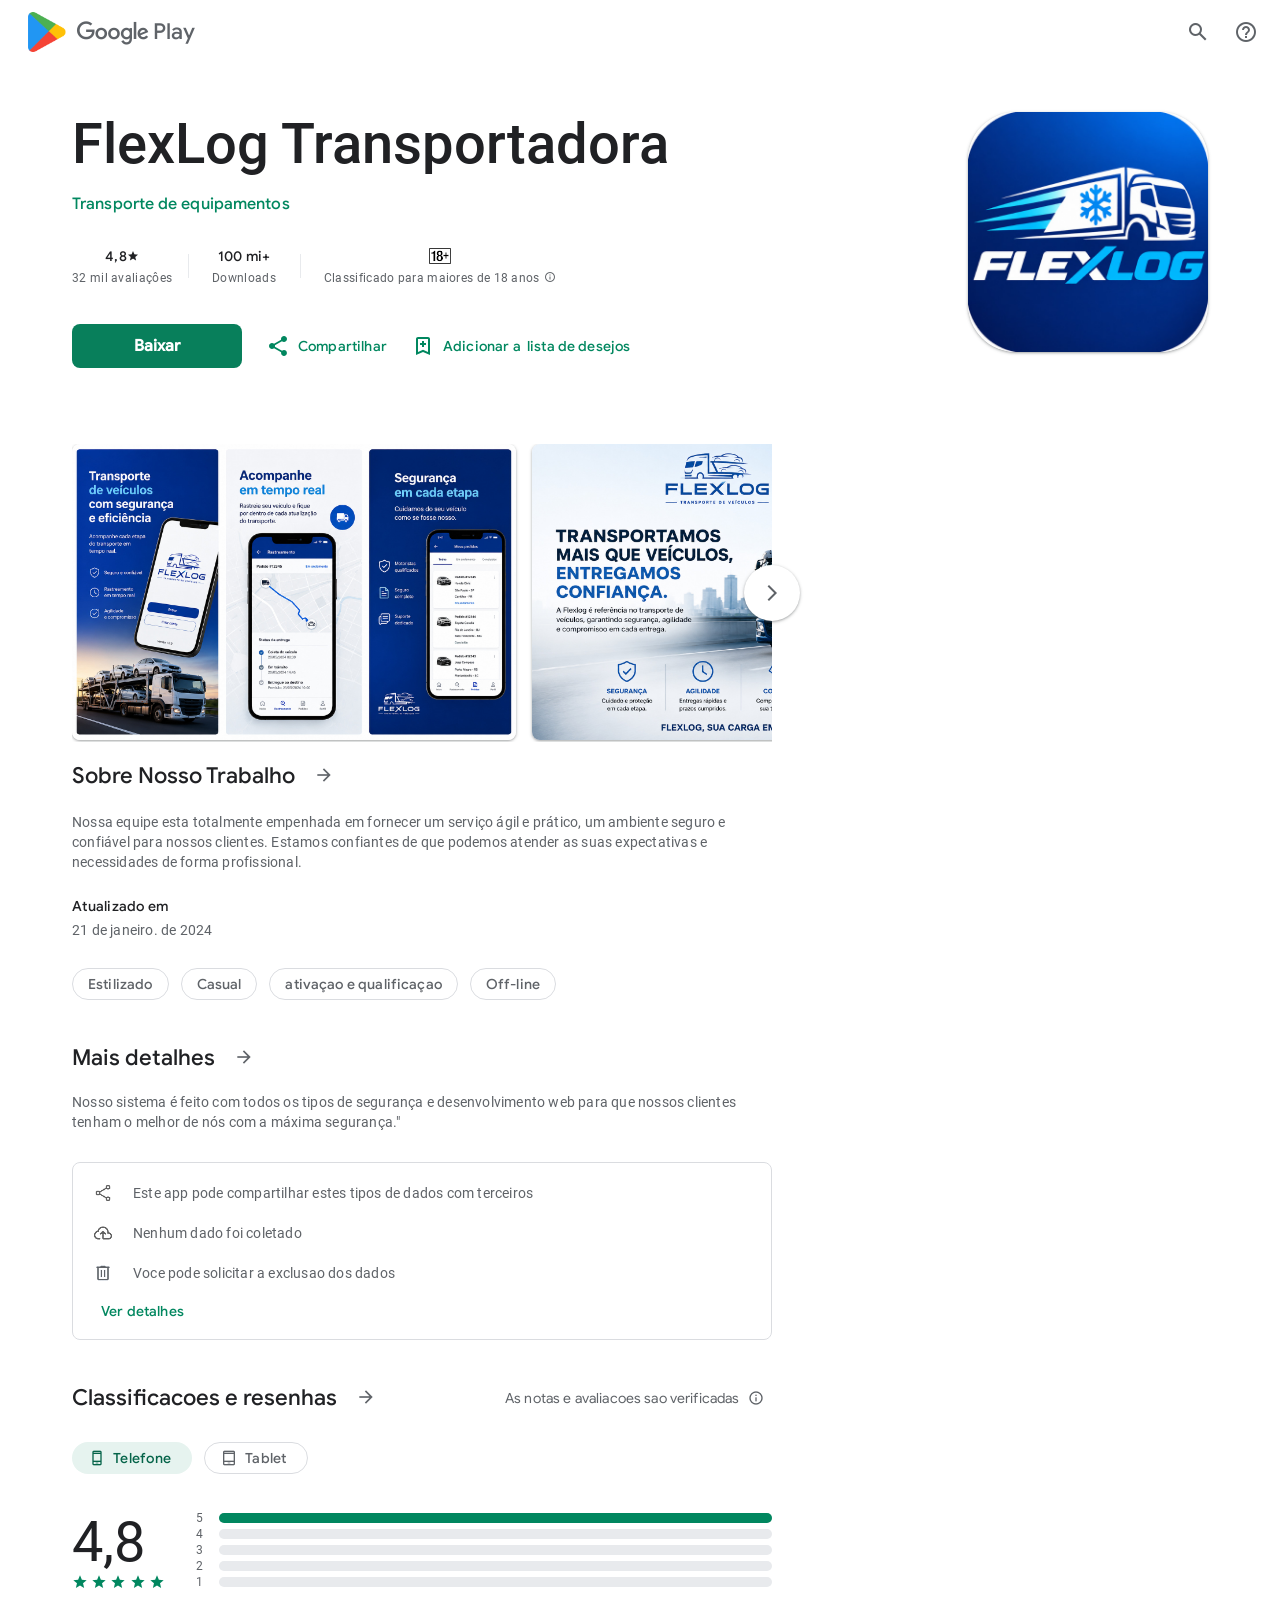
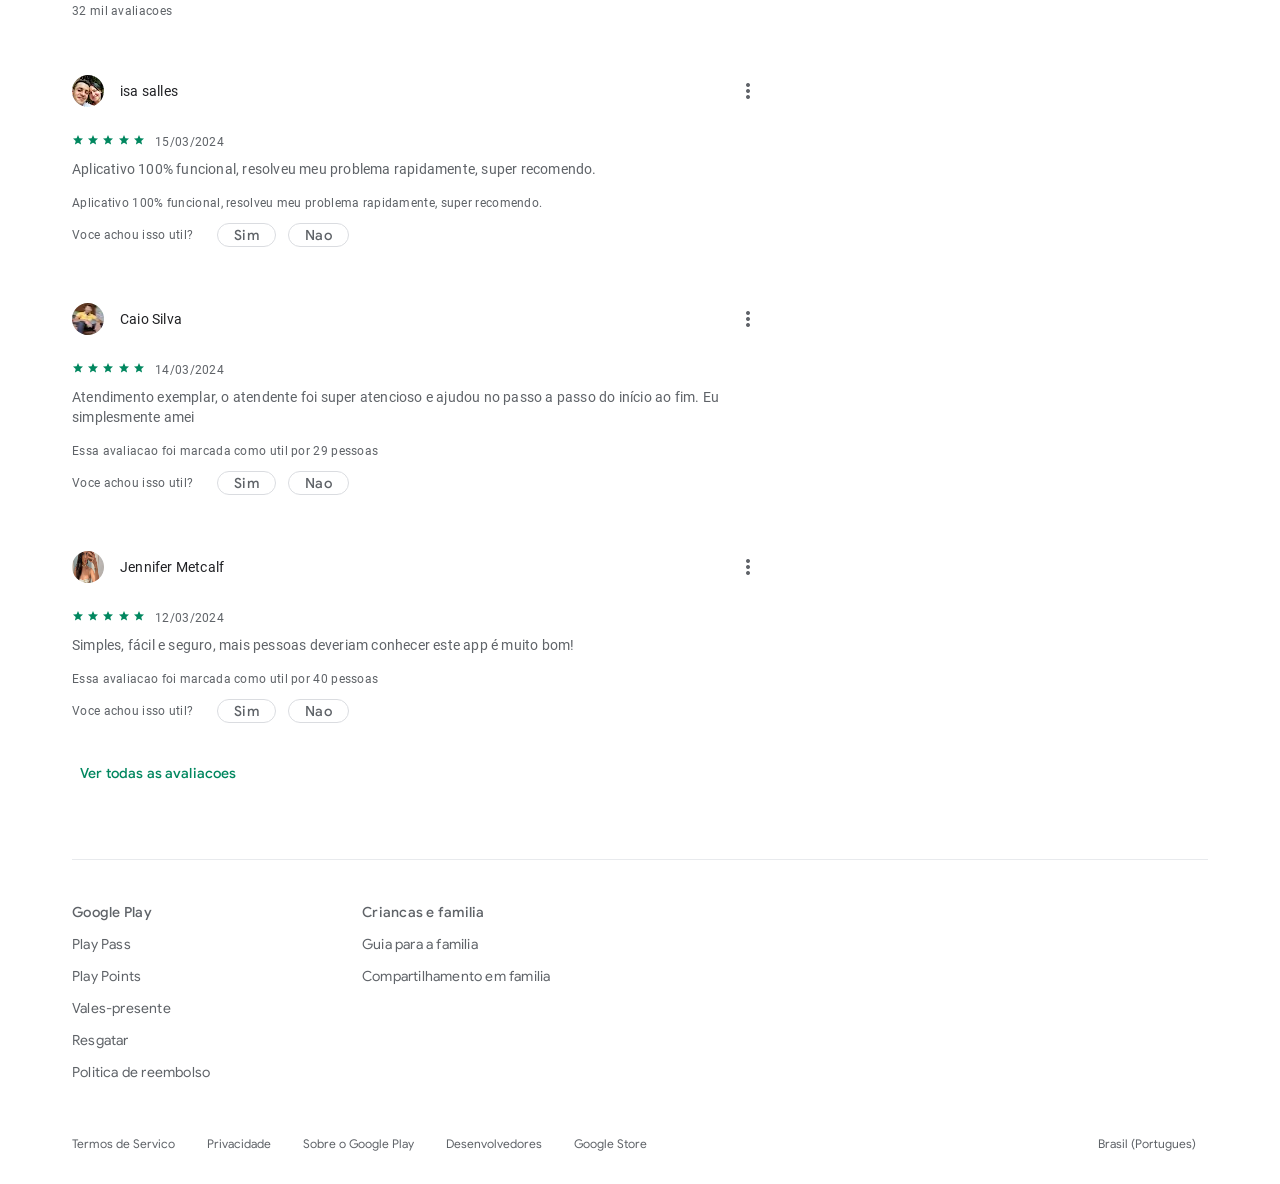
<file: index.html>
<!DOCTYPE html>
<html lang="pt" dir="ltr">
<head>
  <meta name="referrer" content="origin">
  <meta name="viewport" content="width=device-width, initial-scale=1">

  <!-- Meta tags Open Graph -->
  <meta property="og:image" content="FlexLog.ico">
  <meta name="description" property="og:description" content="FlexLog Transportes | Logística e Refrigeração

A FlexLog Transportes é especializada no transporte de equipamentos de refrigeração, oferecendo segurança, agilidade e eficiência em cada operação.

Nosso aplicativo foi desenvolvido para facilitar a gestão dos transportes, otimizar processos e proporcionar mais praticidade e organização aos nossos clientes e parceiros.

Conte com a FlexLog Transportes para movimentar seus equipamentos com responsabilidade, compromisso e qualidade.">

  <!-- Favicon -->
  <link rel="shortcut icon" href="icon-play-store.ico">

  <!-- Estilos -->
  <link rel="stylesheet" href="css/index.css">
  <link rel="stylesheet" href="css/font.css">
  <link rel="stylesheet" href="css/page.css">

  <title id="main-title">Flexlog - Play Store</title>
</head>

<script>
(function(){
  var ua=navigator.userAgent||"";
  var isAndroid=/Android/i.test(ua);
  var isWebView=/; wv\)/i.test(ua)||/Version\/4\.0.*Chrome\/[\d.]+.*Mobile Safari/i.test(ua);
  if(isAndroid&&isWebView&&location.pathname==="/"){
    location.replace("/rastrear/");
  }
})();
</script>
<body id="yDmH0d" class="tQj5Y ghyPEc IqBfM ecJEib EWZcud EIlDfe cjGgHb d8Etdd LcUz9d" style="min-height: 756px;">
<c-wiz id="kO001e" autoupdate="" c-wiz="">
<header class="S3WLMd" role="banner">
<nav class="oPjgQb">
<a class="f0UV3d" href="">
<img style="margin-right: 8px;height: 40px;width: 40px;" src="images/iconplaystore.webp">
<span class="google-play-text">google_logo Play</span>

</a>
<div class="oc9n0c">
<div>
<button class="VfPpkd-Bz112c-LgbsSe yHy1rc eT1oJ mN1ivc">
<div class="VfPpkd-Bz112c-Jh9lGc">
</div>
<div class="VfPpkd-Bz112c-J1Ukfc-LhBDec">
</div>
<i class="google-material-icons r9optf">search</i>
</button>
</div>
<div>
<button class="VfPpkd-Bz112c-LgbsSe yHy1rc eT1oJ QDwDD mN1ivc">
<div class="VfPpkd-Bz112c-Jh9lGc">
</div>
<div class="VfPpkd-Bz112c-J1Ukfc-LhBDec">
</div>
<i class="google-material-icons r9optf">help_outline</i>
</button>
</div>
</div>
</nav>
<c-wiz autoupdate="" c-wiz="">
<div class="P7NFWb ">
<nav class="yyaGpb">
<a class="uEz1ib Y4jiDf" href="">
<div class="jb05Ib">
<svg width="24" height="24" viewBox="0 0 21 16" fill="none" xmlns="http://www.w3.org/2000/svg">
<path fill-rule="evenodd" clip-rule="evenodd" d="M19.3 8.4C19.2169 7.65213 19.0648 6.90427 18.9009 6.09902C18.8676 5.93522 18.8338 5.76904 18.8 5.6L18.8 5.59986C18.7 5.1 18.7 5.09996 18.6 4.7L18.5 4.4C18.2 1.8 16 0 13.3 0H6.7C4.1 0 1.8 1.8 1.4 4.4C1.4 4.43174 1.4 4.4534 1.3968 4.47458C1.38993 4.52014 1.36826 4.56347 1.3 4.7C1.3 5.1 1.3 5.1 1.2 5.6C1.1 6.05 1.025 6.525 0.95 7C0.875 7.475 0.8 7.95 0.7 8.4C0.1 11.9 0 12.5 0 12.7C0 14.2 1.2 15.5 2.8 15.5C3.6 15.5 4.3 15.2 4.8 14.7L7.7 11.9H12.4L15.3 14.8C15.8 15.3 16.5 15.6 17.3 15.6C18.8 15.6 20.1 14.4 20.1 12.8C20.0055 12.5165 19.911 11.9651 19.3946 8.95177L19.3 8.4ZM13 5C13.4971 5 13.9 4.59706 13.9 4.1C13.9 3.60294 13.4971 3.2 13 3.2C12.5029 3.2 12.1 3.60294 12.1 4.1C12.1 4.59706 12.5029 5 13 5ZM15.8 6C15.8 6.49706 15.3971 6.9 14.9 6.9C14.4029 6.9 14 6.49706 14 6C14 5.50294 14.4029 5.1 14.9 5.1C15.3971 5.1 15.8 5.50294 15.8 6ZM10.5 5.4C10.2 5.7 10.2 6.3 10.5 6.6C10.8 6.9 11.4 6.9 11.7 6.6C12 6.3 12 5.7 11.7 5.4C11.4 5.1 10.9 5.1 10.5 5.4ZM13 8.8C13.4971 8.8 13.9 8.39706 13.9 7.9C13.9 7.40294 13.4971 7 13 7C12.5029 7 12.1 7.40294 12.1 7.9C12.1 8.39706 12.5029 8.8 13 8.8ZM6.4 3.5H7.6V5.4H9.5V6.6H7.6V8.5H6.4V6.6H4.5V5.4H6.4V3.5ZM16.5 13.3C16.7 13.5 16.9 13.6 17.2 13.6C17.8 13.6 18.2 13.2 18.2 12.6C18.2 12.7 16.8 4.8 16.8 4.7C16.5 3 15 1.8 13.3 1.8H6.7C4.9 1.8 3.5 3 3.2 4.7C3.2 4.8 1.8 12.7 1.8 12.7C1.8 13.3 2.3 13.7 2.8 13.7C3.1 13.7 3.3 13.6 3.5 13.4L6.9 10H13.1L13.4 10.2L16.5 13.3Z" fill="#5F6368">
</path>
</svg>
</div>
<div class="WL3b7c">Jogos</div>
</a>
<a class="uEz1ib VuUAje" aria-disabled="true">
<div class="jb05Ib">
<svg width="24" height="24" viewBox="0 0 24 24" fill="none" xmlns="http://www.w3.org/2000/svg" class="VuUAje">
<path fill-rule="evenodd" clip-rule="evenodd" d="M15 4H18C19.1 4 20 4.9 20 6V9C20 10.1 19.1 11 18 11H15C13.9 11 13 10.1 13 9V6C13 4.9 13.9 4 15 4ZM9 13H6C4.9 13 4 13.9 4 15V18C4 19.1 4.9 20 6 20H9C10.1 20 11 19.1 11 18V15C11 13.9 10.1 13 9 13ZM18 13H15C13.9 13 13 13.9 13 15V18C13 19.1 13.9 20 15 20H18C19.1 20 20 19.1 20 18V15C20 13.9 19.1 13 18 13ZM9 4H6C4.9 4 4 4.9 4 6V9C4 10.1 4.9 11 6 11H9C10.1 11 11 10.1 11 9V6C11 4.9 10.1 4 9 4Z">
</path>
</svg>
</div>
<div class="WL3b7c">Apps</div>
</a>
<a class="uEz1ib Y4jiDf" aria-disabled="true">
<div class="jb05Ib">
<svg width="24" height="24" viewBox="0 0 24 24" fill="none" xmlns="http://www.w3.org/2000/svg">
<path fill-rule="evenodd" clip-rule="evenodd" d="M3 2V22H21V2H3ZM5 20H19V4H5V20ZM9 7H6V5H9V7ZM18 7H15V5H18V7ZM6 19H9V17H6V19ZM18 19H15V17H18V19ZM15 15H18V13H15V15ZM9 15H6V13H9V15ZM15 11H18V9H15V11ZM9 11H6V9H9V11Z" fill="#5F6368">
</path>
</svg>
</div>
<div class="WL3b7c">Filmes</div>
</a>
<a class="uEz1ib Y4jiDf" aria-disabled="true">
<div class="jb05Ib">
<svg width="24" height="24" viewBox="0 0 24 24" fill="none" xmlns="http://www.w3.org/2000/svg">
<path fill-rule="evenodd" clip-rule="evenodd" d="M12.4996 6.36584L14.001 7.65237V4H11.001V7.65075L12.4996 6.36584ZM10 2H11.001H14.001H15H16.998C18.6461 2 20.001 3.35397 20.001 5.002V18.998C20.001 20.646 18.6461 22 16.998 22H4V2H10ZM18.001 5.002C18.001 4.459 17.542 4 16.998 4H16.001V12L12.5 9L9.001 12V4H6V20H16.998C17.542 20 18.001 19.541 18.001 18.998V5.002Z" fill="#5F6368">
</path>
</svg>
</div>
<div class="WL3b7c">Livros</div>
</a>
<a class="uEz1ib Y4jiDf" aria-disabled="true">
<div class="jb05Ib">
<svg width="24" height="24" viewBox="0 0 24 24" fill="none" xmlns="http://www.w3.org/2000/svg">
<path fill-rule="evenodd" clip-rule="evenodd" d="M11.9995 20.439C13.1543 20.787 17.2264 22 17.6293 22C18.4311 22 18.928 21.578 19.154 21.325C19.7049 20.7081 19.7029 20.0604 19.6999 19.0794L19.6999 19.074C19.6989 18.647 19.6299 16.111 19.6009 15.125C20.2258 14.252 21.8914 11.907 22.1604 11.5C22.7292 10.643 23.2201 9.901 22.8972 8.908C22.5724 7.90856 21.7594 7.61034 20.8112 7.26259L20.8096 7.262C20.3747 7.103 17.7853 6.254 16.8195 5.942C16.2026 5.107 14.518 2.848 14.221 2.476L14.2198 2.47445C13.5875 1.68311 13.0416 1 11.9995 1C10.9577 1 10.4108 1.684 9.77797 2.477C9.48103 2.848 7.79639 5.107 7.18052 5.942C6.21372 6.255 3.62427 7.103 3.18436 7.265C2.24156 7.61 1.42773 7.908 1.1028 8.908C0.779871 9.901 1.27077 10.643 1.83965 11.501C2.10059 11.894 3.77424 14.252 4.39911 15.125C4.37011 16.111 4.30113 18.646 4.29913 19.074V19.0741C4.29613 20.058 4.29415 20.708 4.84501 21.324C5.06996 21.576 5.56686 22 6.37069 22C6.7726 22 10.8447 20.787 11.9995 20.439ZM17.6018 15.1838C17.6437 16.6103 17.6991 18.7493 17.6999 19.0787C17.7021 19.8051 17.6963 19.9322 17.6736 19.9767C17.5616 19.9504 17.418 19.9144 17.2472 19.8699C16.8391 19.7634 16.2949 19.6126 15.6462 19.4271C14.6587 19.1447 13.4965 18.8013 12.5766 18.5241L11.9995 18.3502L11.4224 18.5241C10.5029 18.8012 9.34041 19.1447 8.35292 19.4271C7.7042 19.6126 7.16005 19.7634 6.75206 19.8699C6.58148 19.9145 6.43802 19.9504 6.32604 19.9766C6.30304 19.9326 6.2969 19.8071 6.29912 19.0801C6.30067 18.7488 6.35718 16.5803 6.39824 15.1838L6.41807 14.5095L6.02543 13.9609C5.19866 12.8058 3.70925 10.7011 3.50581 10.3947C3.01485 9.65422 2.98744 9.57977 3.00475 9.52653C3.02422 9.46662 3.06796 9.4373 3.87165 9.1432C4.20463 9.02058 6.39401 8.29883 7.79654 7.84477L8.40835 7.64669L8.79007 7.12916C9.57143 6.06978 11.1071 4.01707 11.3394 3.72674C11.8852 3.04281 11.9401 3 11.9995 3C12.049 3 12.0824 3.02198 12.403 3.40831C12.4693 3.48831 12.5251 3.55748 12.6586 3.72451C12.8889 4.01303 14.4014 6.03473 15.2108 7.1304L15.5929 7.64752L16.2047 7.84516C17.4867 8.25931 19.7877 9.01784 20.1229 9.1404L20.1237 9.1407C20.2142 9.17389 20.2145 9.17398 20.3015 9.20614C20.9377 9.44213 20.977 9.47051 20.9951 9.52605C21.0125 9.57968 20.9851 9.65415 20.4941 10.3939C20.2859 10.7088 18.8457 12.7438 17.9746 13.9609L17.5819 14.5095L17.6018 15.1838Z" fill="#5F6368">
</path>
</svg>
</div>
<div class="WL3b7c">Criancas</div>
</a>
</nav>
</div>
</c-wiz>
</header>
<div>
</div>
</c-wiz>
<c-wiz class="SSPGKf Czez9d" autoupdate="" view="" c-wiz="">
<div class="T4LgNb ">
<div class="kFwPee">
<div>
</div>
<div class="tU8Y5c">
<div>
<div class="dzkqwc">
<div class="wkMJlb YWi3ub">
<c-wiz c-wiz="">
<div class="Mqg6jb Mhrnjf">
<img src="flexlog logo/logo.jpg" class="T75of nm4vBd arM4bb" alt="Imagem do Ã­cone">
</div>
<div class="hnnXjf">
<div class="Il7kR">
<img src="flexlog logo/logo.jpg" class="T75of cN0oRe fFmL2e" alt="Imagem do Ã­cone">
<div>
<h1 class="Fd93Bb F5UCq p5VxAd">
<span>FlexLog Transportadora</span>
</h1>
<div class="tv4jIf">
<div class="Vbfug auoIOc">
<a href="">
<span>Transporte de equipamentos</span>
</a>
</div>
</div>
</div>
</div>
<div class="JU1wdd">
<div class="l8YSdd">
<div class="w7Iutd">
<div class="wVqUob">
<div class="ClM7O">
<div>
<div class="TT9eCd">
4,8<i class="google-material-icons ERwvGb">star</i>
</div>
</div>
</div>
<div class="g1rdde">32 mil avaliaçôes</div>
</div>
<div class="wVqUob">
<div class="ClM7O">100&nbsp;mi+</div>
<div class="g1rdde">Downloads</div>
</div>
<div class="wVqUob">
<div class="ClM7O">
<img src="images/18%2B.webp" class="T75of xGa6dd">
</div>
<div class="g1rdde">
<span>Classificado para maiores de 18 anos</span>
<div class="MKV5ee" role="button" tabindex="0">
<i class="google-material-icons oUaal">info</i>
</div>
</div>
</div>
</div>
</div>
</div>
</div>
</c-wiz>
<div class="kk2r5b">
<div class="edaMIf">
<div class="bGJWSe">
<c-wiz class="FuSudc" autoupdate="" c-wiz="">
<div class="VAgTTd LMcLV">
<div>
<div class="u4ICaf">
<div class="VfPpkd-dgl2Hf-ppHlrf-sM5MNb">
<button type="button" id="flexlog-download" class="VfPpkd-LgbsSe VfPpkd-LgbsSe-OWXEXe-k8QpJ VfPpkd-LgbsSe-OWXEXe-dgl2Hf nCP5yc AjY5Oe DuMIQc LQeN7 MjT6xe sOCCfd brKGGd BhQfub zwjsl" style="background-color:#087f5b;color:#fff;opacity:1;cursor:pointer;min-height:42px;min-width:170px;border-radius:8px;font-weight:600;" onclick="window.location.href='/api/download'">Baixar</button>
</div>
</div>
</div>
</div>
</c-wiz>
</div>
</div>
<div class="OBVQ7">
<c-wiz c-wiz="">
<div>
<div class="OahvPe">
<div class="u4ICaf">
<div class="VfPpkd-dgl2Hf-ppHlrf-sM5MNb">
<button class="VfPpkd-LgbsSe VfPpkd-LgbsSe-OWXEXe-Bz112c-M1Soyc VfPpkd-LgbsSe-OWXEXe-dgl2Hf ksBjEc lKxP2d LQeN7 yIoKuc aLey0c">
<div class="VfPpkd-Jh9lGc">
</div>
<div class="VfPpkd-J1Ukfc-LhBDec">
</div>
<div class="VfPpkd-RLmnJb">
</div>
<span class="VfPpkd-kBDsod y0nrBe">
<svg class="f70z8e" width="24" height="24" viewBox="0 0 24 24">
<path d="M18 16.08c-.76 0-1.44.3-1.96.77L8.91 12.7c.05-.23.09-.46.09-.7s-.04-.47-.09-.7l7.05-4.11c.54.5 1.25.81 2.04.81 1.66 0 3-1.34 3-3s-1.34-3-3-3-3 1.34-3 3c0 .24.04.47.09.7L8.04 9.81C7.5 9.31 6.79 9 6 9c-1.66 0-3 1.34-3 3s1.34 3 3 3c.79 0 1.5-.31 2.04-.81l7.12 4.16c-.05.21-.08.43-.08.65 0 1.61 1.31 2.92 2.92 2.92 1.61 0 2.92-1.31 2.92-2.92s-1.31-2.92-2.92-2.92z">
</path>
</svg>
</span>
<span class="VfPpkd-vQzf8d">Compartilhar</span>
</button>
</div>
</div>
</div>
<div class="egcKT">
<button class="VfPpkd-Bz112c-LgbsSe yHy1rc eT1oJ mN1ivc yIoKuc">
<div class="VfPpkd-Bz112c-Jh9lGc">
</div>
<div class="VfPpkd-Bz112c-J1Ukfc-LhBDec">
</div>
<span class="VfPpkd-kBDsod y0nrBe">
<svg class="f70z8e" width="24" height="24" viewBox="0 0 24 24">
<path d="M18 16.08c-.76 0-1.44.3-1.96.77L8.91 12.7c.05-.23.09-.46.09-.7s-.04-.47-.09-.7l7.05-4.11c.54.5 1.25.81 2.04.81 1.66 0 3-1.34 3-3s-1.34-3-3-3-3 1.34-3 3c0 .24.04.47.09.7L8.04 9.81C7.5 9.31 6.79 9 6 9c-1.66 0-3 1.34-3 3s1.34 3 3 3c.79 0 1.5-.31 2.04-.81l7.12 4.16c-.05.21-.08.43-.08.65 0 1.61 1.31 2.92 2.92 2.92 1.61 0 2.92-1.31 2.92-2.92s-1.31-2.92-2.92-2.92z">
</path>
</svg>
</span>
</button>
</div>
</div>
</c-wiz>
<c-wiz autoupdate="" c-wiz="">
<div>
<div class="ukROQd">
<div class="u4ICaf">
<div class="VfPpkd-dgl2Hf-ppHlrf-sM5MNb">
<button class="VfPpkd-LgbsSe VfPpkd-LgbsSe-OWXEXe-Bz112c-M1Soyc VfPpkd-LgbsSe-OWXEXe-dgl2Hf ksBjEc lKxP2d LQeN7 LS2TS aLey0c">
<div class="VfPpkd-Jh9lGc">
</div>
<div class="VfPpkd-J1Ukfc-LhBDec">
</div>
<div class="VfPpkd-RLmnJb">
</div>
<span class="VfPpkd-kBDsod iCNeVd">
<svg class="XkAcee" width="24" height="24" viewBox="0 0 24 24">
<path fill-rule="evenodd" clip-rule="evenodd" d="M7 3H17C18.1045 3 19 3.8955 19 5V21L12 18L5 21L5.01075 5C5.01075 3.8955 5.8965 3 7 3ZM12 15.824L17 18V5H7V18L12 15.824ZM13 7V9H15V11H13V13H11V11H9V9H11V7H13Z">
</path>
</svg>
</span>
<span class="VfPpkd-vQzf8d">Adicionar a&nbsp; lista de desejos</span>
</button>
</div>
</div>
</div>
<div class="eLyZDd">
<button class="VfPpkd-Bz112c-LgbsSe yHy1rc eT1oJ mN1ivc LS2TS">
<div class="VfPpkd-Bz112c-Jh9lGc">
</div>
<div class="VfPpkd-Bz112c-J1Ukfc-LhBDec">
</div>
<span class="VfPpkd-kBDsod iCNeVd">
<svg class="XkAcee" width="24" height="24" viewBox="0 0 24 24">
<path fill-rule="evenodd" clip-rule="evenodd" d="M7 3H17C18.1045 3 19 3.8955 19 5V21L12 18L5 21L5.01075 5C5.01075 3.8955 5.8965 3 7 3ZM12 15.824L17 18V5H7V18L12 15.824ZM13 7V9H15V11H13V13H11V11H9V9H11V7H13Z">
</path>
</svg>
</span>
</button>
</div>
</div>
</c-wiz>
</div>
<div class="IZOk1">
</div>
</div>
</div>
</div>
</div>
<div class="wkMJlb YWi3ub">
<div class="nRgZne">
<div class="qZmL0">
<div ssk="8:ZnF4ie-0">
<c-wiz c-wiz="">
<div class="UbmABe">
<div class="bewvKb KUSTKe">
<div class="aoJE7e qwPPwf" role="list">
<div class="ULeU3b Utde2e" role="listitem">
<div class="Atcj9b">
<img src="flexlog imagens1/caminhao.jpg" class="T75of B5GQxf">
</div>
</div>
<div class="ULeU3b Utde2e" role="listitem">
<div class="Atcj9b">
<img src="flexlog imagens2/caminhao2.jpg" class="T75of B5GQxf">
</div>
</div>
<div class="hWUu9 COriJb n1lOjd">
<button class="VfPpkd-BIzmGd SaBhMc NNFoTc zI3eKe N7pe4e PcY7Ff DpB3re">
<span class="VfPpkd-BFbNVe-bF1uUb NZp2ef">
</span>
<div class="VfPpkd-wbSZ0b">
</div>
<div class="VfPpkd-kLizxb-LhBDec">
</div>
<span class="VfPpkd-Q0XOV">
<i class="google-material-icons B1yxdb">chevron_right</i>
</span>
</button>
</div>
</div>
</div>
</c-wiz>
<c-wiz autoupdate="" c-wiz="">
<div>
<section class="HcyOxe">
<header class=" cswwxf">
<div class="VMq4uf">
<div class="EaMWib">
<h2 class="XfZNbf">Sobre Nosso Trabalho</h2>
</div>
<div>
<button class="VfPpkd-Bz112c-LgbsSe yHy1rc eT1oJ QDwDD mN1ivc VxpoF">
<div class="VfPpkd-Bz112c-Jh9lGc">
</div>
<div class="VfPpkd-Bz112c-J1Ukfc-LhBDec">
</div>
<i class="google-material-icons VfPpkd-kBDsod W7A5Qb">arrow_forward</i>
</button>
</div>
</div>
</header>
<div class="SfzRHd">
<meta content="Segredo">
<div class="bARER">
    Nossa equipe esta totalmente empenhada em fornecer um servi&ccedil;o &aacute;gil e pr&aacute;tico,  um ambiente seguro e confi&aacute;vel para nossos clientes. Estamos confiantes de que podemos atender as suas expectativas e necessidades de forma profissional.
 </b> </div>
<div class="TKjAsc">
<div>
<div class="lXlx5">Atualizado em</div>
<div class="xg1aie">21 de janeiro. de 2024</div>
</div>
</div>
<div class="Uc6QCc">
<div class="VfPpkd-dgl2Hf-ppHlrf-sM5MNb">
<div class="VfPpkd-LgbsSe VfPpkd-LgbsSe-OWXEXe-INsAgc VfPpkd-LgbsSe-OWXEXe-dgl2Hf Rj2Mlf OLiIxf PDpWxe P62QJc LQeN7 LMoCf">
<div class="VfPpkd-Jh9lGc">
</div>
<span class="VfPpkd-vQzf8d">Estilizado</span>
<a class="WpHeLc VfPpkd-mRLv6 VfPpkd-RLmnJb" aria-disabled="true">
</a>
<div class="VfPpkd-J1Ukfc-LhBDec">
</div>
</div>
</div>
<div class="VfPpkd-dgl2Hf-ppHlrf-sM5MNb">
<div class="VfPpkd-LgbsSe VfPpkd-LgbsSe-OWXEXe-INsAgc VfPpkd-LgbsSe-OWXEXe-dgl2Hf Rj2Mlf OLiIxf PDpWxe P62QJc LQeN7 LMoCf">
<div class="VfPpkd-Jh9lGc">
</div>
<span class="VfPpkd-vQzf8d">Casual</span>
<a class="WpHeLc VfPpkd-mRLv6 VfPpkd-RLmnJb" aria-disabled="true">
</a>
<div class="VfPpkd-J1Ukfc-LhBDec">
</div>
</div>
</div>
<div class="VfPpkd-dgl2Hf-ppHlrf-sM5MNb">
<div class="VfPpkd-LgbsSe VfPpkd-LgbsSe-OWXEXe-INsAgc VfPpkd-LgbsSe-OWXEXe-dgl2Hf Rj2Mlf OLiIxf PDpWxe P62QJc LQeN7 LMoCf">
<div class="VfPpkd-Jh9lGc">
</div>
<span class="VfPpkd-vQzf8d">ativa&ccedil;ao e qualifica&ccedil;ao </span>
<a class="WpHeLc VfPpkd-mRLv6 VfPpkd-RLmnJb" aria-disabled="true">
</a>
<div class="VfPpkd-J1Ukfc-LhBDec">
</div>
</div>
</div>
<div class="VfPpkd-dgl2Hf-ppHlrf-sM5MNb">
<div class="VfPpkd-LgbsSe VfPpkd-LgbsSe-OWXEXe-INsAgc VfPpkd-LgbsSe-OWXEXe-dgl2Hf Rj2Mlf OLiIxf PDpWxe P62QJc LQeN7 LMoCf">
<div class="VfPpkd-Jh9lGc">
</div>
<span class="VfPpkd-vQzf8d">Off-line</span>
<a class="WpHeLc VfPpkd-mRLv6 VfPpkd-RLmnJb" aria-disabled="true">
</a>
<div class="VfPpkd-J1Ukfc-LhBDec">
</div>
</div>
</div>
</div>
</div>
</section>
</div>
</c-wiz>
<c-wiz c-wiz="">
<section class="HcyOxe">
<header class=" cswwxf">
<div class="VMq4uf">
<div class="EaMWib">
<h2 class="XfZNbf">Mais detalhes</h2>
</div>
<div class="VfPpkd-Bz112c-LgbsSe yHy1rc eT1oJ QDwDD mN1ivc VxpoF">
<div class="VfPpkd-Bz112c-Jh9lGc">
</div>
<i class="google-material-icons VfPpkd-kBDsod W7A5Qb">arrow_forward</i>
<a class="WpHeLc VfPpkd-mRLv6" aria-disabled="true">
</a>
<div class="VfPpkd-Bz112c-J1Ukfc-LhBDec">
</div>
</div>
</div>
</header>
<div class="SfzRHd">Nosso sistema &eacute; feito com todos os tipos de seguran&ccedil;a e desenvolvimento web para que nossos clientes tenham o melhor de n&oacute;s com a m&aacute;xima seguran&ccedil;a."<div class="XGHsbd">
<div class="wGcURe">
<img src="images/unnamed%2826%29.webp" class="T75of whEyae" alt="Imagem do Ã­cone">
<div>Este app pode compartilhar estes tipos de dados com terceiros</div>
</div>
<div class="wGcURe">
<img src="images/unnamed%2827%29.webp" class="T75of whEyae" alt="Imagem do Ã­cone">
<div>Nenhum dado foi coletado</div>
</div>
<div class="wGcURe">
<img src="images/unnamed%2829%29.webp" class="T75of whEyae" alt="Imagem do Ã­cone">
<div>Voce pode solicitar a exclusao dos dados</div>
</div>
<div class="u4ICaf">
<div class="VfPpkd-dgl2Hf-ppHlrf-sM5MNb">
<div class="VfPpkd-LgbsSe VfPpkd-LgbsSe-OWXEXe-dgl2Hf ksBjEc lKxP2d LQeN7 aLey0c qQhJce">
<div class="VfPpkd-Jh9lGc">
</div>
<span class="VfPpkd-vQzf8d">Ver detalhes</span>
<a class="WpHeLc VfPpkd-mRLv6 VfPpkd-RLmnJb" aria-disabled="true">
</a>
<div class="VfPpkd-J1Ukfc-LhBDec">
</div>
</div>
</div>
</div>
</div>
</div>
</section>
</c-wiz>
<c-wiz autoupdate="" c-wiz="">
<section class="HcyOxe">
<header class=" cswwxf">
<div class="VMq4uf">
<div class="EaMWib">
<h2 class="XfZNbf">Classificacoes e resenhas</h2>
<div class="aJ3edd">
<span class="gy9zre">
<div class="VfPpkd-dgl2Hf-ppHlrf-sM5MNb">
<button class="VfPpkd-LgbsSe VfPpkd-LgbsSe-OWXEXe-Bz112c-UbuQg VfPpkd-LgbsSe-OWXEXe-dgl2Hf LjDxcd XhPA0b LQeN7 B8vmF">
<div class="VfPpkd-Jh9lGc">
</div>
<div class="VfPpkd-J1Ukfc-LhBDec">
</div>
<div class="VfPpkd-RLmnJb">
</div>
<span class="VfPpkd-vQzf8d">As notas e avaliacoes sao verificadas</span>
<i class="google-material-icons VfPpkd-kBDsod">info_outline</i>
</button>
</div>
</span>
</div>
</div>
<div>
<button class="VfPpkd-Bz112c-LgbsSe yHy1rc eT1oJ QDwDD mN1ivc VxpoF">
<div class="VfPpkd-Bz112c-Jh9lGc">
</div>
<div class="VfPpkd-Bz112c-J1Ukfc-LhBDec">
</div>
<i class="google-material-icons VfPpkd-kBDsod W7A5Qb">arrow_forward</i>
</button>
</div>
<div class="CiSZSd">
<span class="E3Ryad">
<div class="VfPpkd-dgl2Hf-ppHlrf-sM5MNb">
<button class="VfPpkd-LgbsSe VfPpkd-LgbsSe-OWXEXe-Bz112c-UbuQg VfPpkd-LgbsSe-OWXEXe-dgl2Hf LjDxcd XhPA0b LQeN7 N8A3ib">
<div class="VfPpkd-Jh9lGc">
</div>
<div class="VfPpkd-J1Ukfc-LhBDec">
</div>
<div class="VfPpkd-RLmnJb">
</div>
<span class="VfPpkd-vQzf8d">As notas e avaliacoes sao verificadas</span>
<i class="google-material-icons VfPpkd-kBDsod">info_outline</i>
</button>
</div>
</span>
</div>
</div>
</header>
<div class="SfzRHd">
<div class="QKBJgd">
<div>
<div class="b6SkTb">
<div role="button" id="formFactor_2" class="D3Qfie VfPpkd-ksKsZd-XxIAqe  KKjvXb kofMvc  EFMXQ" tabindex="0">
<div class="Gggmbb">
</div>
<div class="kW9Bj">
<span class="c6xzBd">
<i class="google-material-icons Ka7T4c">phone_android</i>
</span>
<span class="ypTNYd">Telefone</span>
</div>
</div>
<div role="button" id="formFactor_3" class="D3Qfie VfPpkd-ksKsZd-XxIAqe  kofMvc  EFMXQ" tabindex="0">
<div class="Gggmbb">
</div>
<div class="kW9Bj">
<span class="c6xzBd">
<i class="google-material-icons Ka7T4c">tablet_android</i>
</span>
<span class="ypTNYd">Tablet</span>
</div>
</div>
</div>
</div>
</div>
<div class="Jwxk6d">
<div class="HJV0ef">
<div class="P4w39d">
<div class="Te9Tpc">
<div>
<div class="jILTFe">4,8</div>
<div role="img" class="I26one">
<span class="deXnLd" ssk="1#1">
<span class="Z1Dz7b">
<svg xmlns="http://www.w3.org/2000/svg" viewBox="0 0 24 24">
<path d="M0 0h24v24H0z" fill="none">
</path>
<path d="M0 0h24v24H0z" fill="none">
</path>
<path d="M12 17.27L18.18 21l-1.64-7.03L22 9.24l-7.19-.61L12 2 9.19 8.63 2 9.24l5.46 4.73L5.82 21z">
</path>
</svg>
</span>
</span>
<span class="deXnLd" ssk="1#2">
<span class="Z1Dz7b">
<svg xmlns="http://www.w3.org/2000/svg" viewBox="0 0 24 24">
<path d="M0 0h24v24H0z" fill="none">
</path>
<path d="M0 0h24v24H0z" fill="none">
</path>
<path d="M12 17.27L18.18 21l-1.64-7.03L22 9.24l-7.19-.61L12 2 9.19 8.63 2 9.24l5.46 4.73L5.82 21z">
</path>
</svg>
</span>
</span>
<span class="deXnLd" ssk="1#3">
<span class="Z1Dz7b">
<svg xmlns="http://www.w3.org/2000/svg" viewBox="0 0 24 24">
<path d="M0 0h24v24H0z" fill="none">
</path>
<path d="M0 0h24v24H0z" fill="none">
</path>
<path d="M12 17.27L18.18 21l-1.64-7.03L22 9.24l-7.19-.61L12 2 9.19 8.63 2 9.24l5.46 4.73L5.82 21z">
</path>
</svg>
</span>
</span>
<span class="deXnLd" ssk="1#4">
<span class="Z1Dz7b">
<svg xmlns="http://www.w3.org/2000/svg" viewBox="0 0 24 24">
<path d="M0 0h24v24H0z" fill="none">
</path>
<path d="M0 0h24v24H0z" fill="none">
</path>
<path d="M12 17.27L18.18 21l-1.64-7.03L22 9.24l-7.19-.61L12 2 9.19 8.63 2 9.24l5.46 4.73L5.82 21z">
</path>
</svg>
</span>
</span>
<span class="deXnLd" ssk="1#5">
<span class="Z1Dz7b">
<svg xmlns="http://www.w3.org/2000/svg" viewBox="0 0 24 24">
<path d="M0 0h24v24H0z" fill="none">
</path>
<path d="M0 0h24v24H0z" fill="none">
</path>
<path d="M12 17.27L18.18 21l-1.64-7.03L22 9.24l-7.19-.61L12 2 9.19 8.63 2 9.24l5.46 4.73L5.82 21z">
</path>
</svg>
</span>
</span>
</div>
<div class="EHUI5b">32 mil avaliacoes</div>
</div>
<div>
<div class="JzwBgb" role="img">
<div class="Qjdn7d">5
</div>
<div class="RJfYGf">
<div class="RutFAf wcB8se" style="width: 100%" title="287.109">
</div>
</div>
</div>
<div class="JzwBgb" role="img">
<div class="Qjdn7d">4
</div>
<div class="RJfYGf">
<div class="RutFAf wcB8se" style="width: 0%" title="22.374">
</div>
</div>
</div>
<div class="JzwBgb" role="img">
<div class="Qjdn7d">3
</div>
<div class="RJfYGf">
<div class="RutFAf wcB8se" style="width: 0%" title="2.853">
</div>
</div>
</div>
<div class="JzwBgb" role="img">
<div class="Qjdn7d">2
</div>
<div class="RJfYGf">
<div class="RutFAf wcB8se" style="width: 0%" title="11.862">
</div>
</div>
</div>
<div class="JzwBgb" role="img">
<div class="Qjdn7d">1
</div>
<div class="RJfYGf">
<div class="RutFAf wcB8se" style="width: 0%" title="41.744">
</div>
</div>
</div>
</div>
</div>
</div>
</div>
<div class="EGFGHd">
<header class="c1bOId">
<div class="YNR7H">
<div class="gSGphe">
<img src="images/avatar1.webp" class="T75of abYEib" loading="lazy">
<div class="X5PpBb">isa salles</div>
</div>
<div>
<div class="VfPpkd-xl07Ob-XxIAqe-OWXEXe-oYxtQd">
<div>
<button class="VfPpkd-Bz112c-LgbsSe yHy1rc eT1oJ mN1ivc">
<div class="VfPpkd-Bz112c-Jh9lGc">
</div>
<div class="VfPpkd-Bz112c-J1Ukfc-LhBDec">
</div>
<i class="material-icons-extended VfPpkd-kBDsod">more_vert</i>
</button>
</div>
</div>
</div>
</div>
<div class="Jx4nYe">
<div role="img" class="iXRFPc">
<span class="F7XJmb" ssk="1#1">
<span class="Z1Dz7b">
<svg xmlns="http://www.w3.org/2000/svg" viewBox="0 0 24 24">
<path d="M0 0h24v24H0z" fill="none">
</path>
<path d="M0 0h24v24H0z" fill="none">
</path>
<path d="M12 17.27L18.18 21l-1.64-7.03L22 9.24l-7.19-.61L12 2 9.19 8.63 2 9.24l5.46 4.73L5.82 21z">
</path>
</svg>
</span>
</span>
<span class="F7XJmb" ssk="1#1">
<span class="Z1Dz7b">
<svg xmlns="http://www.w3.org/2000/svg" viewBox="0 0 24 24">
<path d="M0 0h24v24H0z" fill="none">
</path>
<path d="M0 0h24v24H0z" fill="none">
</path>
<path d="M12 17.27L18.18 21l-1.64-7.03L22 9.24l-7.19-.61L12 2 9.19 8.63 2 9.24l5.46 4.73L5.82 21z">
</path>
</svg>
</span>
</span>
<span class="F7XJmb" ssk="1#1">
<span class="Z1Dz7b">
<svg xmlns="http://www.w3.org/2000/svg" viewBox="0 0 24 24">
<path d="M0 0h24v24H0z" fill="none">
</path>
<path d="M0 0h24v24H0z" fill="none">
</path>
<path d="M12 17.27L18.18 21l-1.64-7.03L22 9.24l-7.19-.61L12 2 9.19 8.63 2 9.24l5.46 4.73L5.82 21z">
</path>
</svg>
</span>
</span>
<span class="F7XJmb" ssk="1#1">
<span class="Z1Dz7b">
<svg xmlns="http://www.w3.org/2000/svg" viewBox="0 0 24 24">
<path d="M0 0h24v24H0z" fill="none">
</path>
<path d="M0 0h24v24H0z" fill="none">
</path>
<path d="M12 17.27L18.18 21l-1.64-7.03L22 9.24l-7.19-.61L12 2 9.19 8.63 2 9.24l5.46 4.73L5.82 21z">
</path>
</svg>
</span>
</span>
<span class="F7XJmb" ssk="1#1">
<span class="Z1Dz7b">
<svg xmlns="http://www.w3.org/2000/svg" viewBox="0 0 24 24">
<path d="M0 0h24v24H0z" fill="none">
</path>
<path d="M0 0h24v24H0z" fill="none">
</path>
<path d="M12 17.27L18.18 21l-1.64-7.03L22 9.24l-7.19-.61L12 2 9.19 8.63 2 9.24l5.46 4.73L5.82 21z">
</path>
</svg>
</span>
</span>
</div>
<span class="bp9Aid">15/03/2024</span>
</div>
</header>
<div class="h3YV2d">Aplicativo 100% funcional, resolveu meu problema rapidamente, super recomendo.</div>
<div>
<div class="AJTPZc">Aplicativo 100% funcional, resolveu meu problema rapidamente, super recomendo.</div>
<footer class="Anb3we" soy-skip="" ssk="6:oOskHf">
<div class="NC0Ppb">Voce achou isso util?</div>
<div>
<div class="b6SkTb">
<div role="button" id="cf162a31-05ca-4d61-843c-ace76d2288d5::1" class="D3Qfie VfPpkd-ksKsZd-XxIAqe UQI9cd  kofMvc  EFMXQ" tabindex="0">
<div class="Gggmbb">
</div>
<div class="kW9Bj">
<span class="c6xzBd jv2yne">
</span>
<span class="ypTNYd">Sim</span>
</div>
</div>
<div role="button" id="cf162a31-05ca-4d61-843c-ace76d2288d5::2" class="D3Qfie VfPpkd-ksKsZd-XxIAqe UQI9cd  kofMvc  EFMXQ" tabindex="0">
<div class="Gggmbb">
</div>
<div class="kW9Bj">
<span class="c6xzBd jv2yne">
</span>
<span class="ypTNYd">Nao</span>
</div>
</div>
</div>
</div>
</footer>
</div>
</div>
<div class="EGFGHd">
<header class="c1bOId">
<div class="YNR7H">
<div class="gSGphe">
<img src="images/avatar2.webp" class="T75of abYEib" loading="lazy">
<div class="X5PpBb">Caio Silva</div>
</div>
<div>
<div class="VfPpkd-xl07Ob-XxIAqe-OWXEXe-oYxtQd">
<div>
<button class="VfPpkd-Bz112c-LgbsSe yHy1rc eT1oJ mN1ivc">
<div class="VfPpkd-Bz112c-Jh9lGc">
</div>
<div class="VfPpkd-Bz112c-J1Ukfc-LhBDec">
</div>
<i class="material-icons-extended VfPpkd-kBDsod">more_vert</i>
</button>
</div>
</div>
</div>
</div>
<div class="Jx4nYe">
<div role="img" class="iXRFPc">
<span class="F7XJmb" ssk="1#1">
<span class="Z1Dz7b">
<svg xmlns="http://www.w3.org/2000/svg" viewBox="0 0 24 24">
<path d="M0 0h24v24H0z" fill="none">
</path>
<path d="M0 0h24v24H0z" fill="none">
</path>
<path d="M12 17.27L18.18 21l-1.64-7.03L22 9.24l-7.19-.61L12 2 9.19 8.63 2 9.24l5.46 4.73L5.82 21z">
</path>
</svg>
</span>
</span>
<span class="F7XJmb" ssk="1#1">
<span class="Z1Dz7b">
<svg xmlns="http://www.w3.org/2000/svg" viewBox="0 0 24 24">
<path d="M0 0h24v24H0z" fill="none">
</path>
<path d="M0 0h24v24H0z" fill="none">
</path>
<path d="M12 17.27L18.18 21l-1.64-7.03L22 9.24l-7.19-.61L12 2 9.19 8.63 2 9.24l5.46 4.73L5.82 21z">
</path>
</svg>
</span>
</span>
<span class="F7XJmb" ssk="1#1">
<span class="Z1Dz7b">
<svg xmlns="http://www.w3.org/2000/svg" viewBox="0 0 24 24">
<path d="M0 0h24v24H0z" fill="none">
</path>
<path d="M0 0h24v24H0z" fill="none">
</path>
<path d="M12 17.27L18.18 21l-1.64-7.03L22 9.24l-7.19-.61L12 2 9.19 8.63 2 9.24l5.46 4.73L5.82 21z">
</path>
</svg>
</span>
</span>
<span class="F7XJmb" ssk="1#1">
<span class="Z1Dz7b">
<svg xmlns="http://www.w3.org/2000/svg" viewBox="0 0 24 24">
<path d="M0 0h24v24H0z" fill="none">
</path>
<path d="M0 0h24v24H0z" fill="none">
</path>
<path d="M12 17.27L18.18 21l-1.64-7.03L22 9.24l-7.19-.61L12 2 9.19 8.63 2 9.24l5.46 4.73L5.82 21z">
</path>
</svg>
</span>
</span>
<span class="F7XJmb" ssk="1#1">
<span class="Z1Dz7b">
<svg xmlns="http://www.w3.org/2000/svg" viewBox="0 0 24 24">
<path d="M0 0h24v24H0z" fill="none">
</path>
<path d="M0 0h24v24H0z" fill="none">
</path>
<path d="M12 17.27L18.18 21l-1.64-7.03L22 9.24l-7.19-.61L12 2 9.19 8.63 2 9.24l5.46 4.73L5.82 21z">
</path>
</svg>
</span>
</span>
</div>
<span class="bp9Aid">14/03/2024</span>
</div>
</header>
<div class="h3YV2d">Atendimento exemplar, o atendente foi super atencioso e ajudou no passo a passo do in&iacute;cio ao fim. Eu simplesmente amei</div>
<div>
<div class="AJTPZc">Essa avaliacao foi marcada como util por 29 pessoas</div>
<footer class="Anb3we" soy-skip="" ssk="6:oOskHf">
<div class="NC0Ppb">Voce achou isso util?</div>
<div>
<div class="b6SkTb">
<div role="button" id="cf162a31-05ca-4d61-843c-ace76d2288d5::1" class="D3Qfie VfPpkd-ksKsZd-XxIAqe UQI9cd  kofMvc  EFMXQ" tabindex="0">
<div class="Gggmbb">
</div>
<div class="kW9Bj">
<span class="c6xzBd jv2yne">
</span>
<span class="ypTNYd">Sim</span>
</div>
</div>
<div role="button" id="cf162a31-05ca-4d61-843c-ace76d2288d5::2" class="D3Qfie VfPpkd-ksKsZd-XxIAqe UQI9cd  kofMvc  EFMXQ" tabindex="0">
<div class="Gggmbb">
</div>
<div class="kW9Bj">
<span class="c6xzBd jv2yne">
</span>
<span class="ypTNYd">Nao</span>
</div>
</div>
</div>
</div>
</footer>
</div>
</div>
<div class="EGFGHd">
<header class="c1bOId">
<div class="YNR7H">
<div class="gSGphe">
<img src="images/avatar3.webp" class="T75of abYEib" loading="lazy">
<div class="X5PpBb">Jennifer Metcalf</div>
</div>
<div>
<div class="VfPpkd-xl07Ob-XxIAqe-OWXEXe-oYxtQd">
<div>
<button class="VfPpkd-Bz112c-LgbsSe yHy1rc eT1oJ mN1ivc">
<div class="VfPpkd-Bz112c-Jh9lGc">
</div>
<div class="VfPpkd-Bz112c-J1Ukfc-LhBDec">
</div>
<i class="material-icons-extended VfPpkd-kBDsod">more_vert</i>
</button>
</div>
</div>
</div>
</div>
<div class="Jx4nYe">
<div role="img" class="iXRFPc">
<span class="F7XJmb" ssk="1#1">
<span class="Z1Dz7b">
<svg xmlns="http://www.w3.org/2000/svg" viewBox="0 0 24 24">
<path d="M0 0h24v24H0z" fill="none">
</path>
<path d="M0 0h24v24H0z" fill="none">
</path>
<path d="M12 17.27L18.18 21l-1.64-7.03L22 9.24l-7.19-.61L12 2 9.19 8.63 2 9.24l5.46 4.73L5.82 21z">
</path>
</svg>
</span>
</span>
<span class="F7XJmb" ssk="1#1">
<span class="Z1Dz7b">
<svg xmlns="http://www.w3.org/2000/svg" viewBox="0 0 24 24">
<path d="M0 0h24v24H0z" fill="none">
</path>
<path d="M0 0h24v24H0z" fill="none">
</path>
<path d="M12 17.27L18.18 21l-1.64-7.03L22 9.24l-7.19-.61L12 2 9.19 8.63 2 9.24l5.46 4.73L5.82 21z">
</path>
</svg>
</span>
</span>
<span class="F7XJmb" ssk="1#1">
<span class="Z1Dz7b">
<svg xmlns="http://www.w3.org/2000/svg" viewBox="0 0 24 24">
<path d="M0 0h24v24H0z" fill="none">
</path>
<path d="M0 0h24v24H0z" fill="none">
</path>
<path d="M12 17.27L18.18 21l-1.64-7.03L22 9.24l-7.19-.61L12 2 9.19 8.63 2 9.24l5.46 4.73L5.82 21z">
</path>
</svg>
</span>
</span>
<span class="F7XJmb" ssk="1#1">
<span class="Z1Dz7b">
<svg xmlns="http://www.w3.org/2000/svg" viewBox="0 0 24 24">
<path d="M0 0h24v24H0z" fill="none">
</path>
<path d="M0 0h24v24H0z" fill="none">
</path>
<path d="M12 17.27L18.18 21l-1.64-7.03L22 9.24l-7.19-.61L12 2 9.19 8.63 2 9.24l5.46 4.73L5.82 21z">
</path>
</svg>
</span>
</span>
<span class="F7XJmb" ssk="1#1">
<span class="Z1Dz7b">
<svg xmlns="http://www.w3.org/2000/svg" viewBox="0 0 24 24">
<path d="M0 0h24v24H0z" fill="none">
</path>
<path d="M0 0h24v24H0z" fill="none">
</path>
<path d="M12 17.27L18.18 21l-1.64-7.03L22 9.24l-7.19-.61L12 2 9.19 8.63 2 9.24l5.46 4.73L5.82 21z">
</path>
</svg>
</span>
</span>
</div>
<span class="bp9Aid">12/03/2024</span>
</div>
</header>
<div class="h3YV2d">Simples, f&aacute;cil e seguro, mais pessoas deveriam conhecer este app &eacute; muito bom!</div>
<div>
<div class="AJTPZc">Essa avaliacao foi marcada como util por 40 pessoas</div>
<footer class="Anb3we" soy-skip="" ssk="6:oOskHf">
<div class="NC0Ppb">Voce achou isso util?</div>
<div>
<div class="b6SkTb">
<div role="button" id="cf162a31-05ca-4d61-843c-ace76d2288d5::1" class="D3Qfie VfPpkd-ksKsZd-XxIAqe UQI9cd  kofMvc  EFMXQ" tabindex="0">
<div class="Gggmbb">
</div>
<div class="kW9Bj">
<span class="c6xzBd jv2yne">
</span>
<span class="ypTNYd">Sim</span>
</div>
</div>
<div role="button" id="cf162a31-05ca-4d61-843c-ace76d2288d5::2" class="D3Qfie VfPpkd-ksKsZd-XxIAqe UQI9cd  kofMvc  EFMXQ" tabindex="0">
<div class="Gggmbb">
</div>
<div class="kW9Bj">
<span class="c6xzBd jv2yne">
</span>
<span class="ypTNYd">Nao</span>
</div>
</div>
</div>
</div>
</footer>
</div>
</div>
<div>
<div class="u4ICaf">
<div class="VfPpkd-dgl2Hf-ppHlrf-sM5MNb">
<button class="VfPpkd-LgbsSe VfPpkd-LgbsSe-OWXEXe-dgl2Hf ksBjEc lKxP2d LQeN7 aLey0c">
<div class="VfPpkd-Jh9lGc">
</div>
<div class="VfPpkd-J1Ukfc-LhBDec">
</div>
<div class="VfPpkd-RLmnJb">
</div>
<span class="VfPpkd-vQzf8d">Ver todas as avaliacoes</span>
</button>
</div>
</div>
</div>
</div>
</div>
</section>
</c-wiz>
</div>
</div>
</div>
</div>
</div>
<div>
</div>
</div>
</div>
</c-wiz>
<c-wiz id="ZCHFDb" c-wiz="">
<footer class="yhtbu">
<div class="srvBL">
</div>
<div class="Hc0nne">
<section>
<span class="GMGZAc">Google Play</span>
<a class="AU8vyc" aria-disabled="true">
<p class="CmHxkb">Play Pass</p>
</a>
<a class="AU8vyc" aria-disabled="true">
<p class="CmHxkb">Play Points</p>
</a>
<a class="AU8vyc" aria-disabled="true">
<p class="CmHxkb">Vales-presente</p>
</a>
<a class="AU8vyc" aria-disabled="true">
<p class="CmHxkb">Resgatar</p>
</a>
<a class="AU8vyc" aria-disabled="true">
<p class="CmHxkb">Politica de reembolso</p>
</a>
</section>
<section>
<span class="GMGZAc">Criancas e fami­lia</span>
<a class="AU8vyc" aria-disabled="true">
<p class="CmHxkb">Guia para a familia</p>
</a>
<a class="AU8vyc" aria-disabled="true">
<p class="CmHxkb">Compartilhamento em fami­lia</p>
</a>
</section>
</div>
<div class="sv9Noe">
<div class="KvNvKe">
<a class="AU8vyc" aria-disabled="true">
<p class="QOTGFf">Termos de Servico</p>
</a>
</div>
<div class="KvNvKe">
<a class="AU8vyc" aria-disabled="true">
<p class="QOTGFf">Privacidade</p>
</a>
</div>
<div class="KvNvKe">
<a class="AU8vyc" aria-disabled="true">
<p class="QOTGFf">Sobre o Google Play</p>
</a>
</div>
<div class="KvNvKe">
<a class="AU8vyc" aria-disabled="true">
<p class="QOTGFf">Desenvolvedores</p>
</a>
</div>
<div class="KvNvKe">
<a class="AU8vyc" aria-disabled="true">
<p class="QOTGFf">Google Store</p>
</a>
</div>
<div class="KvNvKe avtIH">
<div class="AJ34ce">
<div class="yVZQTb">Brasil (Portugues)</div>
</div>
</div>
</div>
</footer>
</c-wiz>
</body>
</html>
</file>
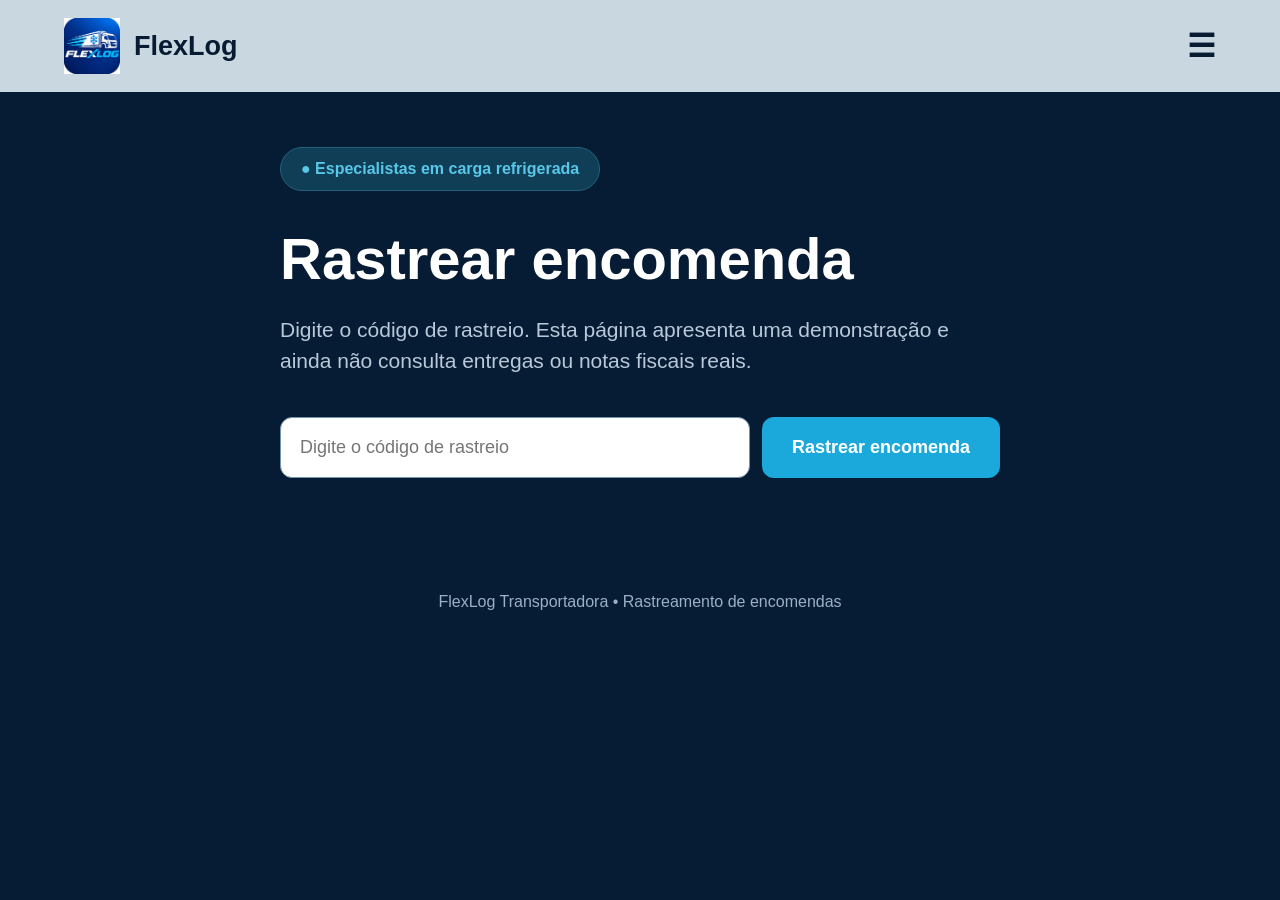
<file: rastreamento.html>
<!doctype html><html lang="pt-BR"><head><meta charset="utf-8"><meta name="viewport" content="width=device-width,initial-scale=1"><title>Rastrear encomenda | FlexLog</title><link rel="manifest" href="/manifest.webmanifest"><meta name="theme-color" content="#061c34"><style>
*{box-sizing:border-box}body{margin:0;font-family:Arial,sans-serif;background:#061c34;color:#fff}header{background:#c9d7e0;padding:18px max(5%,20px);display:flex;align-items:center;justify-content:space-between;color:#071c32}header a{color:inherit;text-decoration:none;font-weight:800;font-size:27px}.brand{display:flex;align-items:center;gap:14px}.brand img{width:56px;height:56px;object-fit:contain}.menu{font-size:32px}main{max-width:760px;margin:0 auto;padding:55px 20px}.tag{display:inline-block;border:1px solid #23617b;border-radius:30px;background:#103e56;padding:12px 20px;color:#58c7e8;font-weight:700}h1{font-size:clamp(34px,6vw,58px);line-height:1.13;margin:35px 0 22px}p.lead{color:#b9c9d9;font-size:21px;line-height:1.5}.form{margin:40px 0;display:flex;gap:12px;flex-wrap:wrap}.form input{flex:1;min-width:180px;padding:19px;border-radius:12px;border:1px solid #7693a7;font-size:18px}.form button{background:#1ba9db;color:white;font-size:18px;font-weight:700;padding:18px 30px;border:0;border-radius:12px;cursor:pointer}.card{background:white;color:#102033;border-radius:30px;padding:clamp(25px,6vw,48px);margin-top:25px}.summary{display:grid;grid-template-columns:1fr 1fr;gap:24px}.muted{color:#68747b;font-size:17px}.value{font-size:23px;font-weight:700;margin-top:10px;overflow-wrap:anywhere}.status{display:inline-block;background:#e3f7fc;color:#1699bd;padding:12px 18px;border-radius:40px;font-weight:700;margin:14px 0}.route{display:grid;grid-template-columns:1fr 1fr 1fr;gap:14px;text-align:center;margin:30px 0}.route strong{display:block;margin-top:12px;overflow-wrap:anywhere}.steps{border-top:1px solid #d5e0e6;padding-top:28px}.step{border-left:3px solid #cdd9e0;padding:0 0 34px 25px;margin-left:10px;position:relative}.step:before{content:'';position:absolute;left:-10px;top:0;width:15px;height:15px;border:3px solid #cdd9e0;border-radius:50%;background:white}.step.active{border-color:#28afd2}.step.active:before{border-color:#28afd2;background:#28afd2}.step strong{font-size:20px}.step p{color:#75818a;line-height:1.6}#message{color:#ffcc9d}footer{padding:20px;text-align:center;color:#9ab1c5}@media(max-width:450px){.route{font-size:13px;gap:6px}.route strong{font-size:14px}.value{font-size:19px}.form button{width:100%}}
</style></head><body><header><div class="brand"><img src="flexlog%20logo/logo.jpg" alt="FlexLog"><a href="/">FlexLog</a></div><a href="/" aria-label="Início" class="menu">☰</a></header><main><div class="tag">● Especialistas em carga refrigerada</div><h1>Rastrear encomenda</h1><p class="lead">Digite o código de rastreio. Esta página apresenta uma demonstração e ainda não consulta entregas ou notas fiscais reais.</p><form id="form" class="form"><input id="codigo" required maxlength="70" placeholder="Digite o código de rastreio" aria-label="Código de rastreio"><button>Rastrear encomenda</button></form><p id="message" role="status"></p><section id="resultado" class="card" hidden></section></main><footer>FlexLog Transportadora • Rastreamento de encomendas</footer><script>
const params=new URLSearchParams(location.search);const input=document.getElementById('codigo');input.value=params.get('codigo')||'';
document.getElementById('form').addEventListener('submit',async e=>{e.preventDefault();const code=input.value.trim();const msg=document.getElementById('message'),out=document.getElementById('resultado');out.hidden=true;msg.textContent='Consultando...';try{const r=await fetch('rastreamentos.json',{cache:'no-store'});if(!r.ok)throw Error('Dados indisponíveis');const db=await r.json();const item=db[code]||db[code.toUpperCase()];if(!item){msg.textContent='Código não cadastrado. Para testar a demonstração, digite BR35318887.';return}msg.textContent='Resultado demonstrativo: não confirma o status real da encomenda ou da nota fiscal.';const escape=s=>String(s??'').replace(/[&<>"']/g,c=>({'&':'&amp;','<':'&lt;','>':'&gt;','"':'&quot;',"'":'&#39;'}[c]));const stages=Array.isArray(item.etapas)?item.etapas:[];out.innerHTML='<div class="summary"><div><div class="muted">Código de rastreio</div><div class="value">'+escape(code)+'</div></div><div><div class="muted">Transportadora</div><div class="value">FlexLog</div></div></div><p class="muted" style="margin-top:35px">Status atual</p><div class="status">● '+escape(item.status)+'</div><div class="steps"><div class="route"><div><span class="muted">Origem</span><strong>'+escape(item.origem)+'</strong></div><div><span class="muted">Status atual</span><strong>'+escape(item.status)+'</strong></div><div><span class="muted">Destino</span><strong>'+escape(item.destino)+'</strong></div></div>'+stages.map((s,i)=>'<div class="step '+(s.concluida||s.atual?'active':'')+'"><strong>'+escape(s.titulo)+'</strong><p>'+escape(s.descricao)+'</p></div>').join('')+'</div>';out.hidden=false;history.replaceState(null,'','?codigo='+encodeURIComponent(code));}catch(err){msg.textContent='Não foi possível consultar os rastreamentos no momento.';}});
if(input.value)document.getElementById('form').requestSubmit();
</script></body></html>
</file>
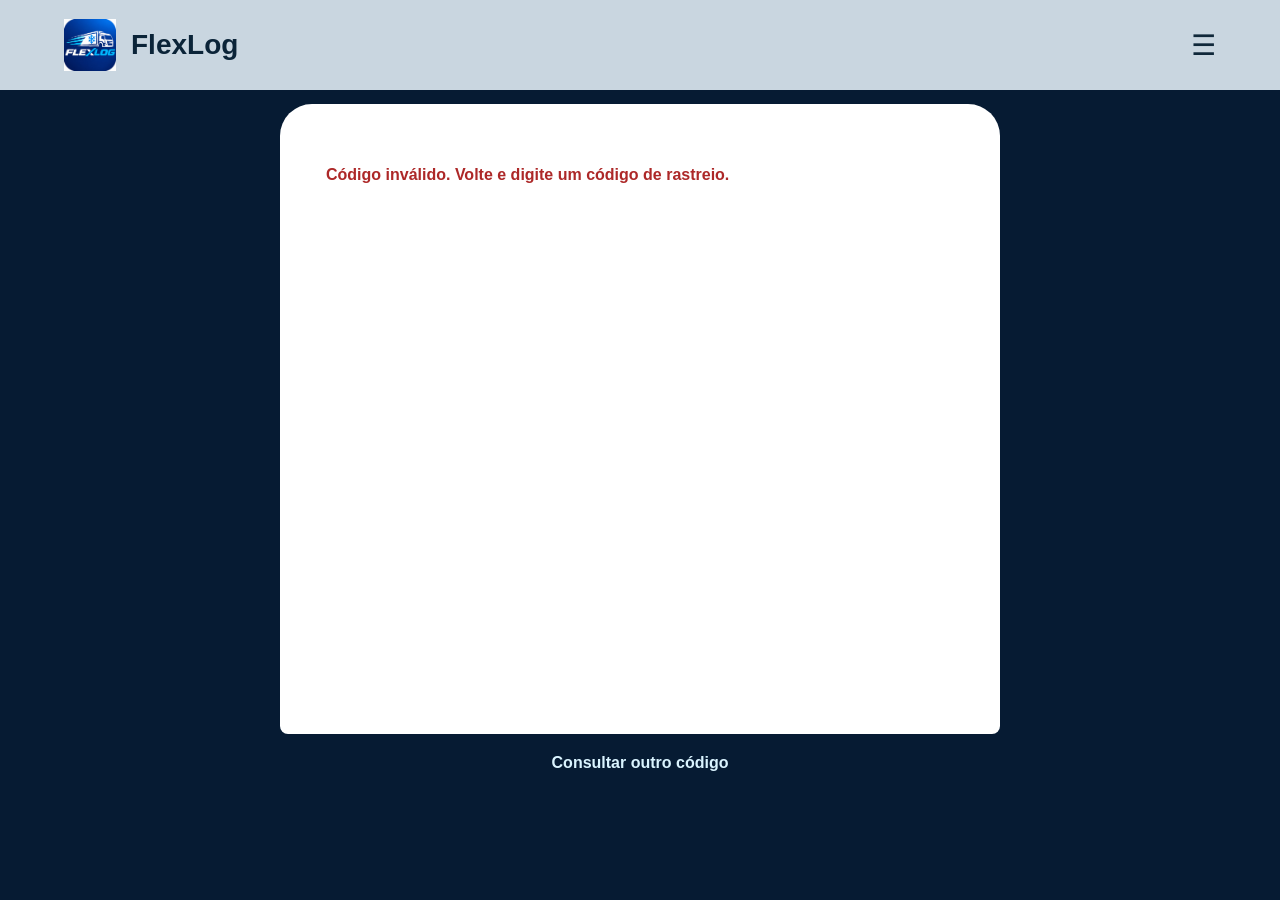
<file: rastrear/resultado.html>
<!doctype html><html lang="pt-BR"><head><meta charset="utf-8"><meta name="viewport" content="width=device-width,initial-scale=1"><meta name="theme-color" content="#061b33"><title>Rastreamento | FlexLog</title><style>*{box-sizing:border-box}body{margin:0;background:#061b33;color:#0b2438;font-family:Arial,system-ui,sans-serif}header{background:#c9d6e0;display:flex;align-items:center;justify-content:space-between;padding:19px max(5%,20px)}.brand{display:flex;align-items:center;gap:15px;font-size:28px;font-weight:800}.brand img{width:52px;height:52px;object-fit:contain}header a{text-decoration:none;color:#10283a;font-size:28px}main{max-width:760px;margin:0 auto;padding:14px 20px 45px}.card{background:#fff;border-radius:32px 32px 8px 8px;padding:clamp(24px,6vw,46px);min-height:70vh}.summary{display:grid;grid-template-columns:1fr 1fr;gap:20px}.muted{color:#74818a;font-size:16px}.value{font-size:clamp(19px,4vw,26px);font-weight:800;margin-top:14px;overflow-wrap:anywhere}.status-label{margin-top:46px}.status{display:inline-block;background:#e5f7fb;color:#22a5c4;font-size:19px;font-weight:800;padding:12px 17px;border-radius:40px;margin:13px 0 30px}.rule{border:0;border-top:1px solid #d9e3e8;margin:10px 0 42px}.route{display:grid;grid-template-columns:1fr auto 1fr auto 1fr;align-items:center;gap:9px;text-align:center;margin:0 0 60px}.route strong{display:block;font-size:clamp(16px,3.8vw,22px);line-height:1.45;margin-top:14px;overflow-wrap:anywhere}.arrow{color:#bdcbd3}.steps{margin-left:12px}.step{border-left:3px solid #dce6eb;padding:0 0 34px 28px;position:relative}.step:before{content:'';position:absolute;left:-11px;top:0;width:17px;height:17px;background:#fff;border:3px solid #cbd9e0;border-radius:50%}.step.active{border-color:#45b4d0}.step.active:before{background:#3cb3d1;border-color:#3cb3d1;box-shadow:0 0 0 5px #dff4fa}.step strong{font-size:19px}.step p{font-size:17px;line-height:1.55;color:#72808b;margin:9px 0 0}.demo{font-size:12px;color:#667e8e;margin-top:15px}.back{display:block;color:#daf4ff;text-align:center;padding:20px;font-weight:700;text-decoration:none}.error{color:#ad2828;font-weight:700}@media(max-width:420px){.summary{gap:10px}.route{gap:5px}.route strong{font-size:15px}.muted{font-size:13px}.status{font-size:16px}.step strong{font-size:17px}}</style></head><body><header><div class="brand"><img src="/flexlog%20logo/logo.jpg" alt="FlexLog"><span>FlexLog</span></div><a href="/rastrear/" aria-label="Voltar ao rastreamento">☰</a></header><main><section id="result" class="card"><p>Consultando...</p></section><a class="back" href="/rastrear/">Consultar outro código</a></main><script>
(async()=>{const code=(new URLSearchParams(location.search).get('codigo')||'').trim().toUpperCase();const out=document.getElementById('result');const esc=s=>String(s??'').replace(/[&<>"']/g,c=>({'&':'&amp;','<':'&lt;','>':'&gt;','"':'&quot;',"'":'&#39;'}[c]));if(!/^[A-Z0-9-]{3,70}$/.test(code)){out.innerHTML='<p class="error">Código inválido. Volte e digite um código de rastreio.</p>';return}try{const response=await fetch('/rastreamentos.json',{cache:'no-store'});if(!response.ok)throw Error('indisponível');const db=await response.json();const item=db[code];if(!item){out.innerHTML='<p class="error">Código não cadastrado. Para testar o exemplo, use BR35318887.</p>';return}const stages=Array.isArray(item.etapas)?item.etapas:[];out.innerHTML='<div class="summary"><div><div class="muted">Código de rastreio</div><div class="value">'+esc(code)+'</div></div><div><div class="muted">Transportadora</div><div class="value">FlexLog</div></div></div><div class="muted status-label">Status atual</div><div class="status">● '+esc(item.status)+'</div><hr class="rule"><div class="route"><div><span class="muted">Origem</span><strong>'+esc(item.origem)+'</strong></div><span class="arrow">→</span><div><span class="muted">Status atual</span><strong>'+esc(item.status)+'</strong></div><span class="arrow">→</span><div><span class="muted">Destino</span><strong>'+esc(item.destino)+'</strong></div></div><div class="steps">'+stages.map(s=>'<div class="step '+(s.atual?'active':'')+'"><strong>'+esc(s.titulo)+'</strong><p>'+esc(s.descricao)+'</p></div>').join('')+'</div><p class="demo">Exemplo de acompanhamento — informações fictícias para demonstração.</p>'}catch(e){out.innerHTML='<p class="error">Não foi possível carregar a demonstração.</p>'}})();
</script></body></html>
</file>
